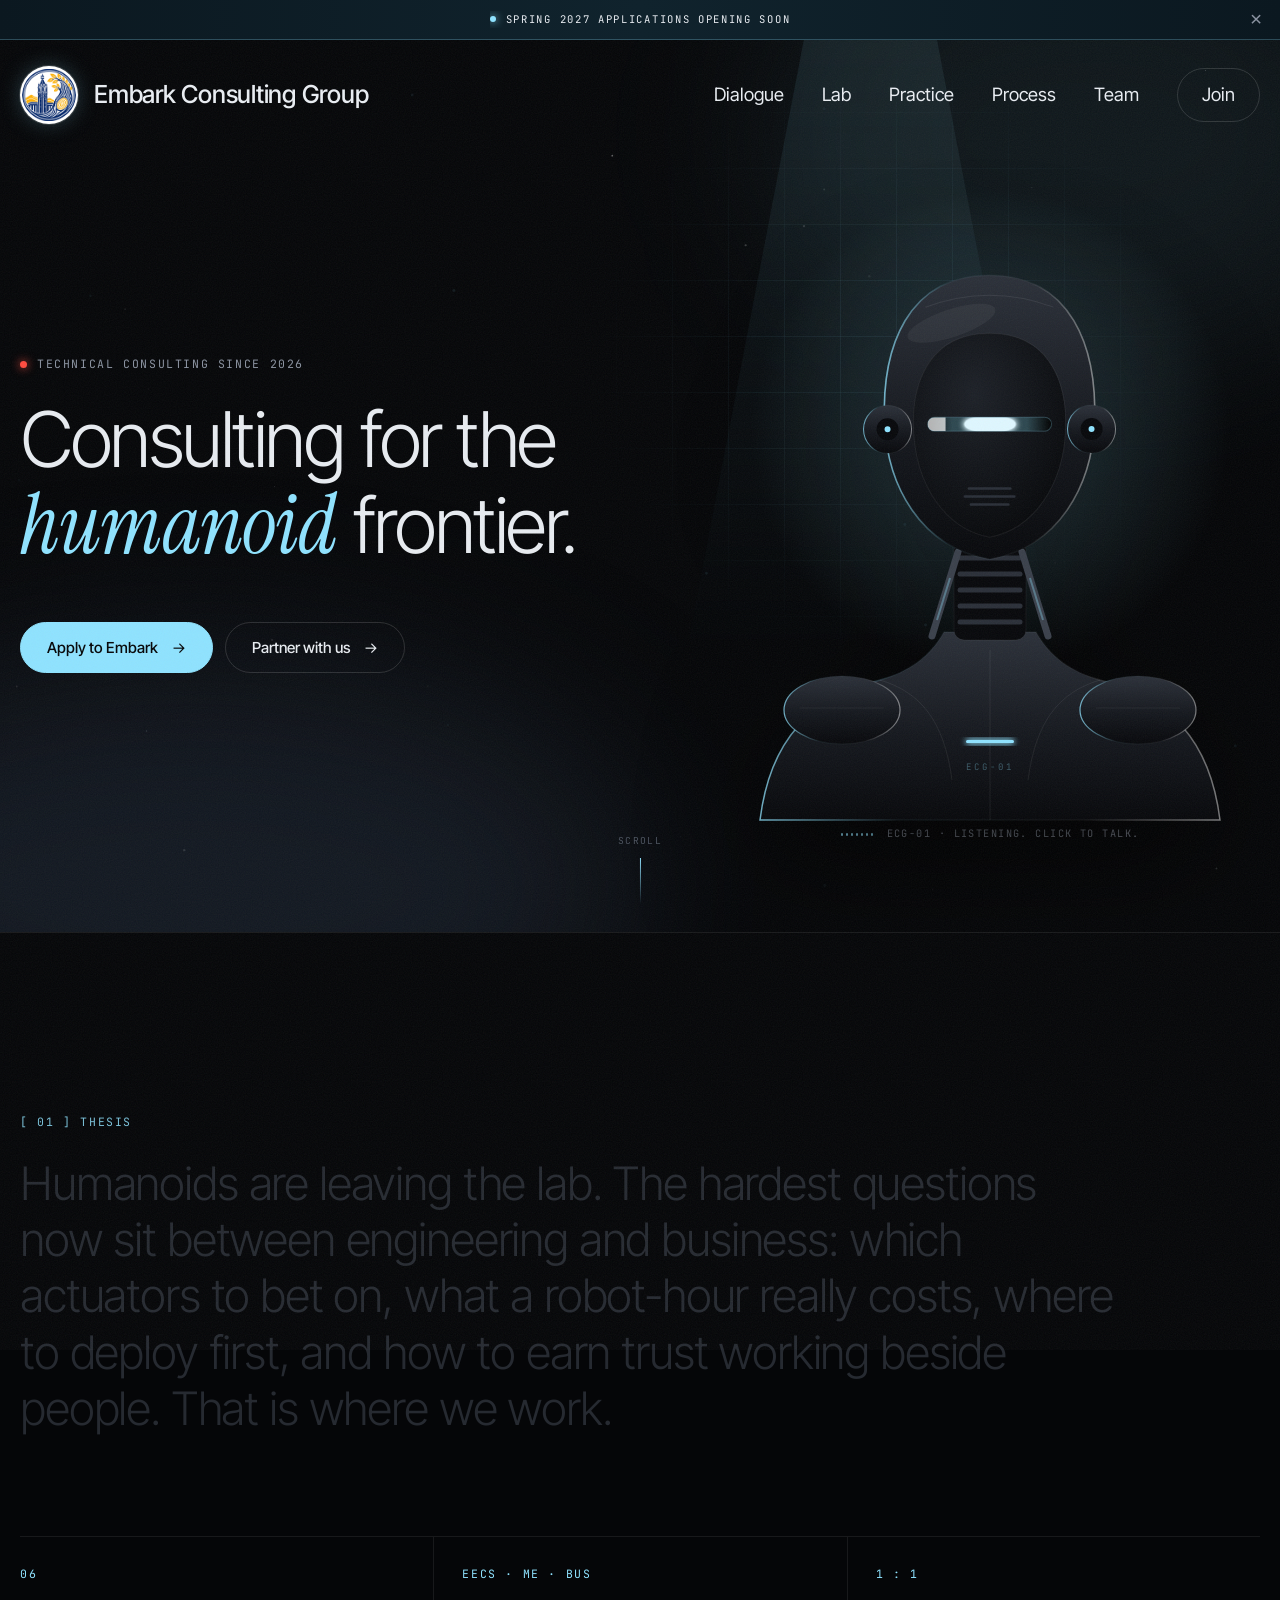
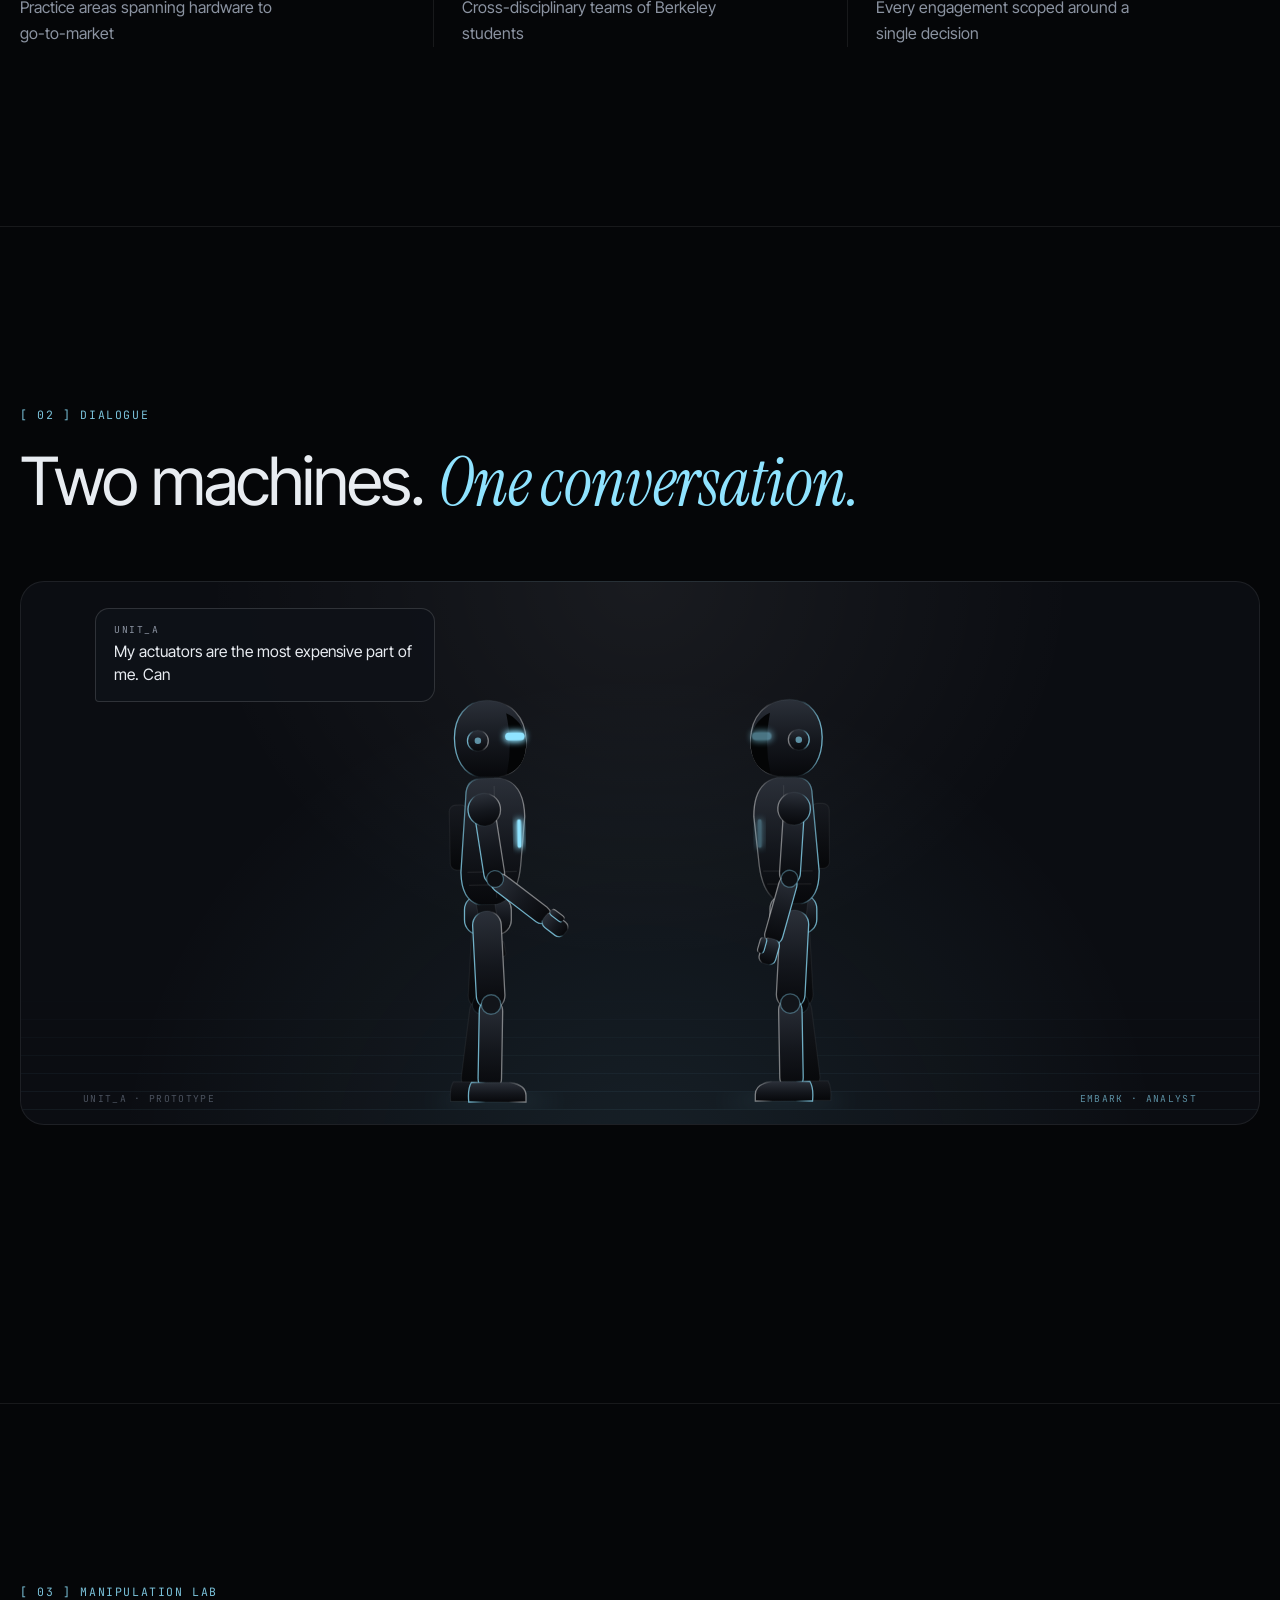
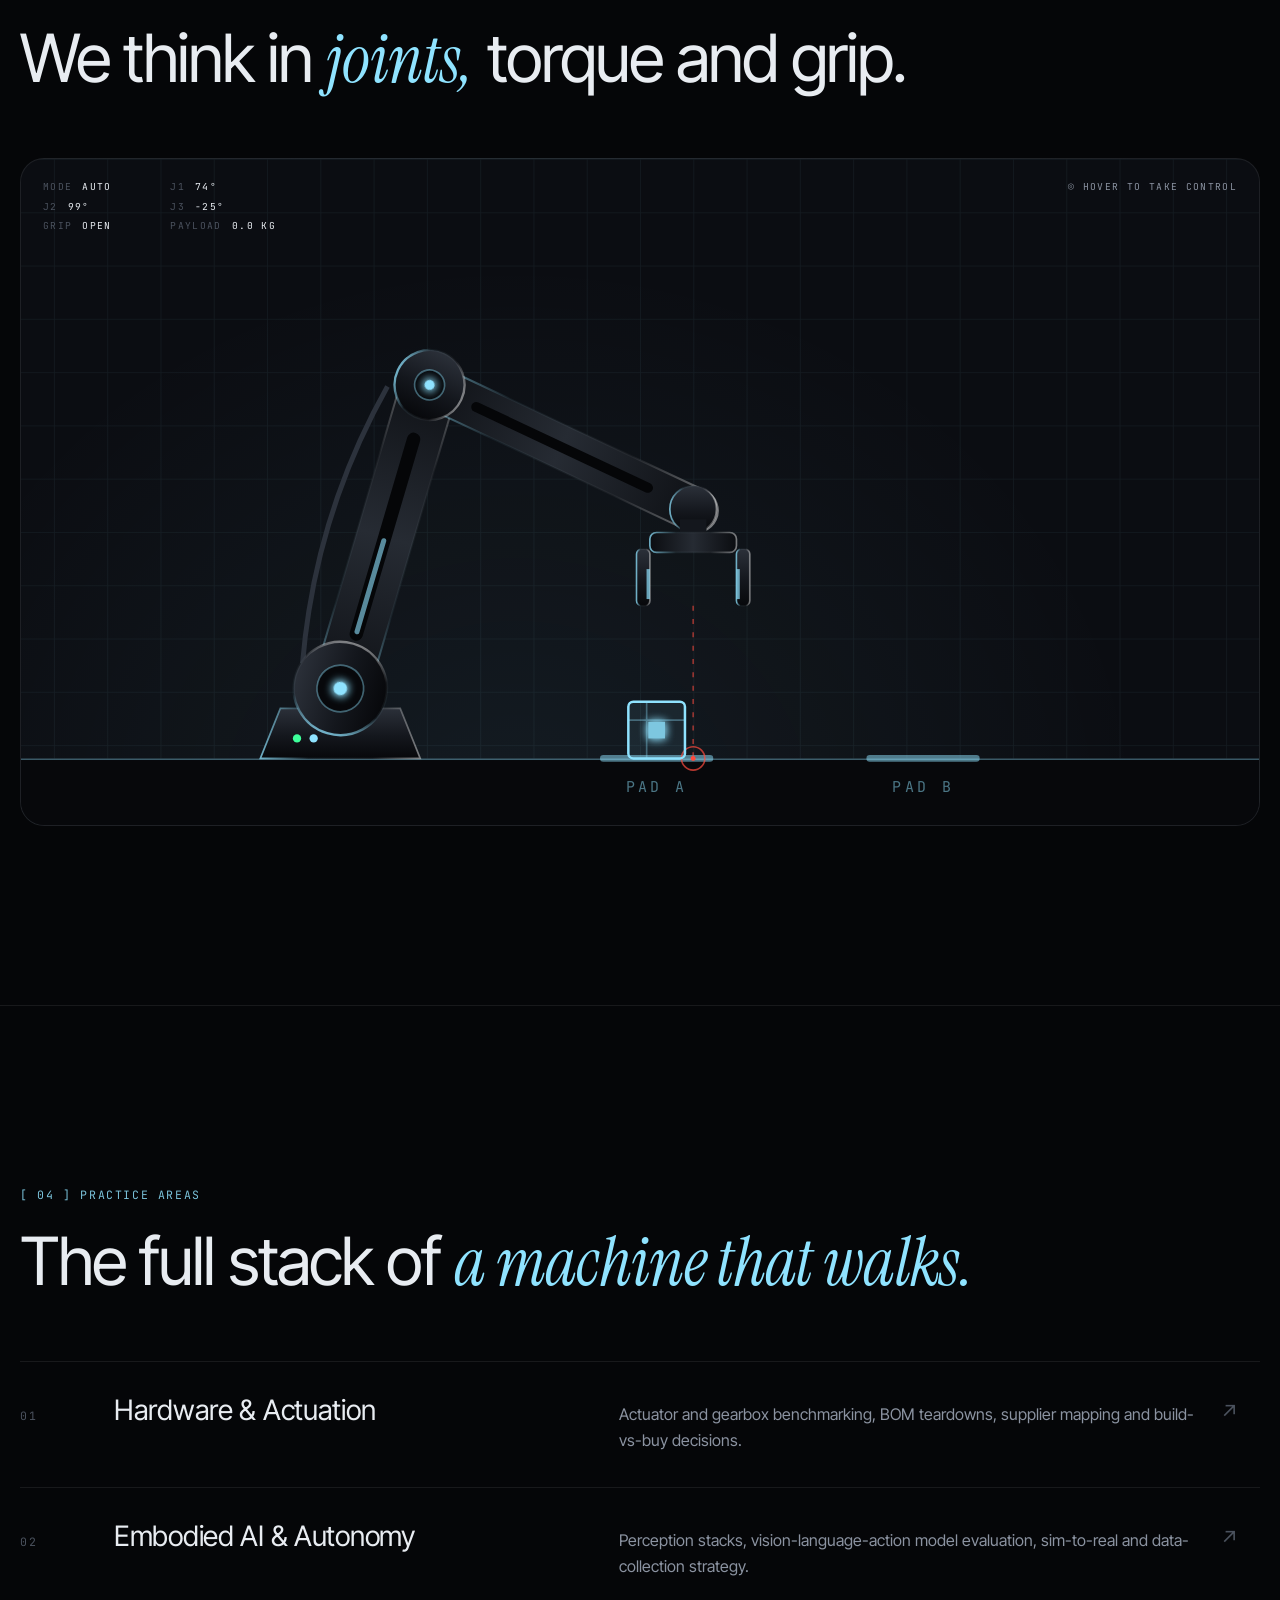
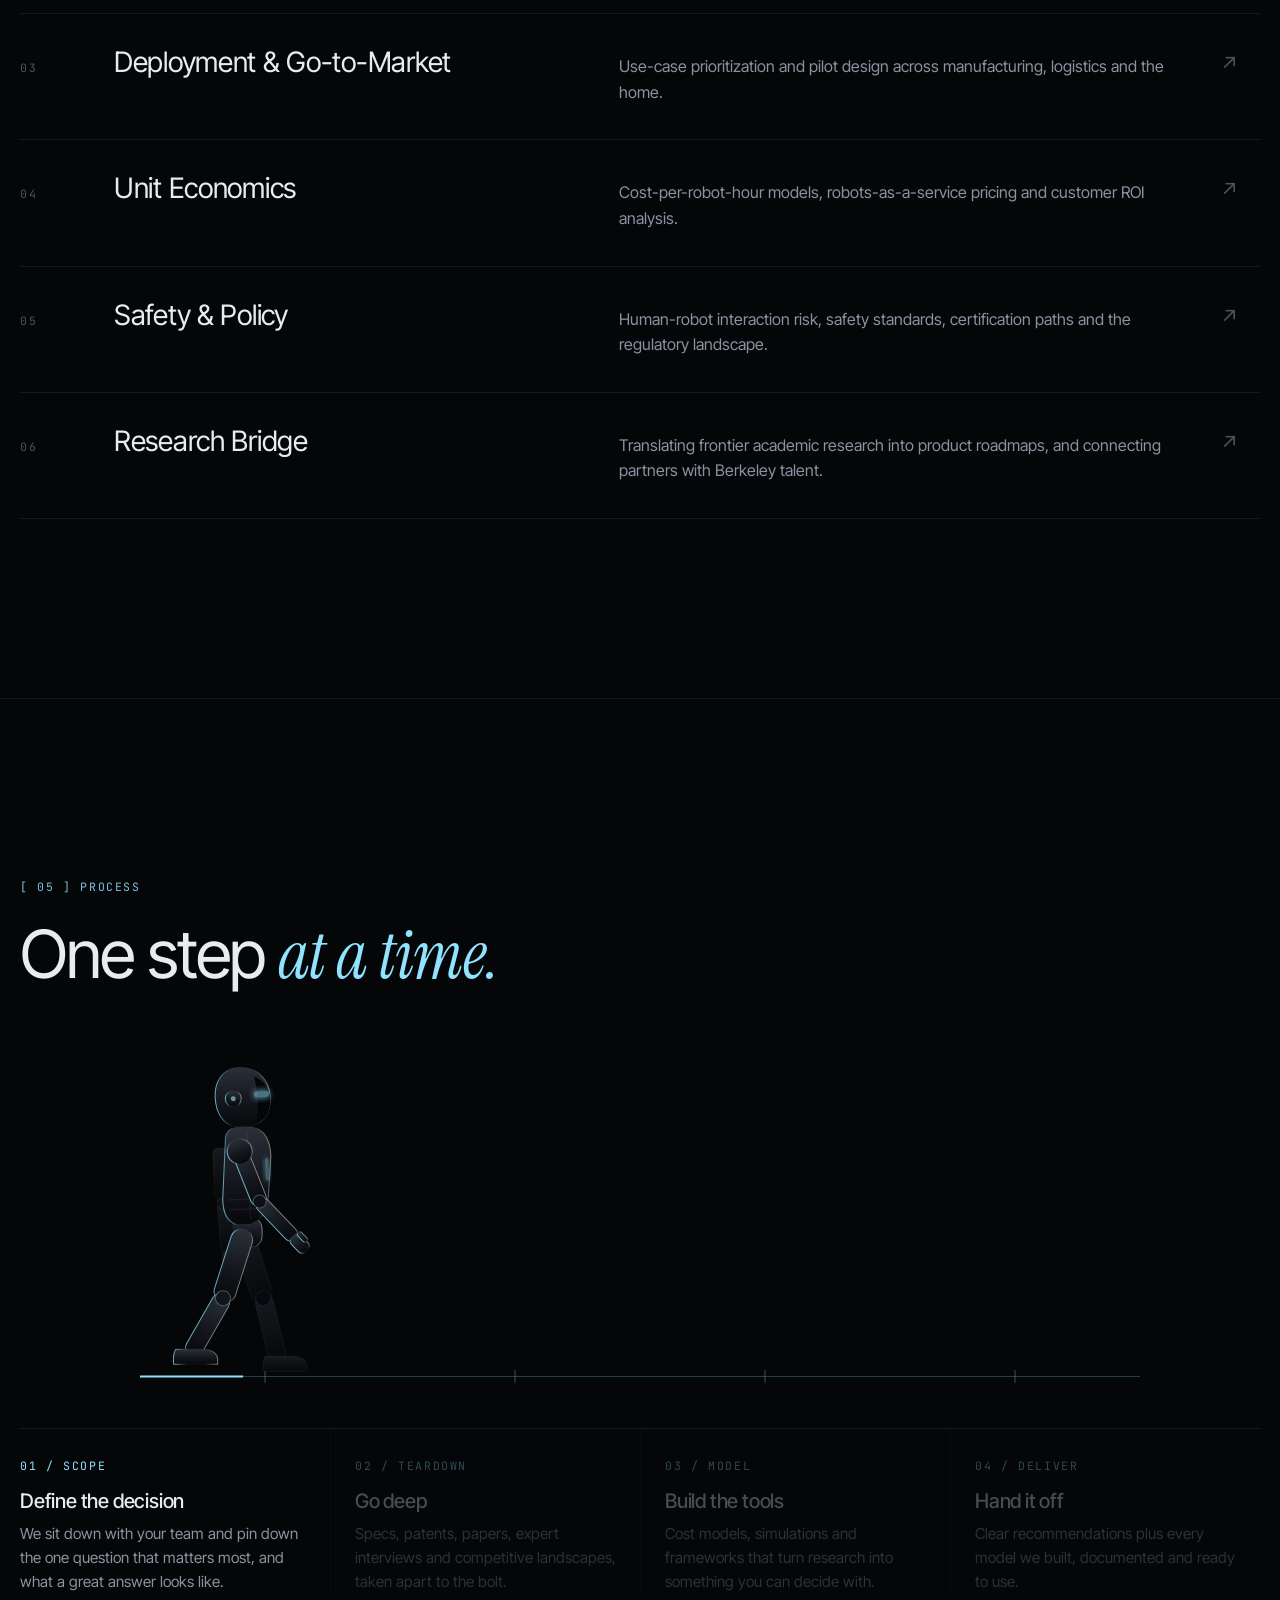
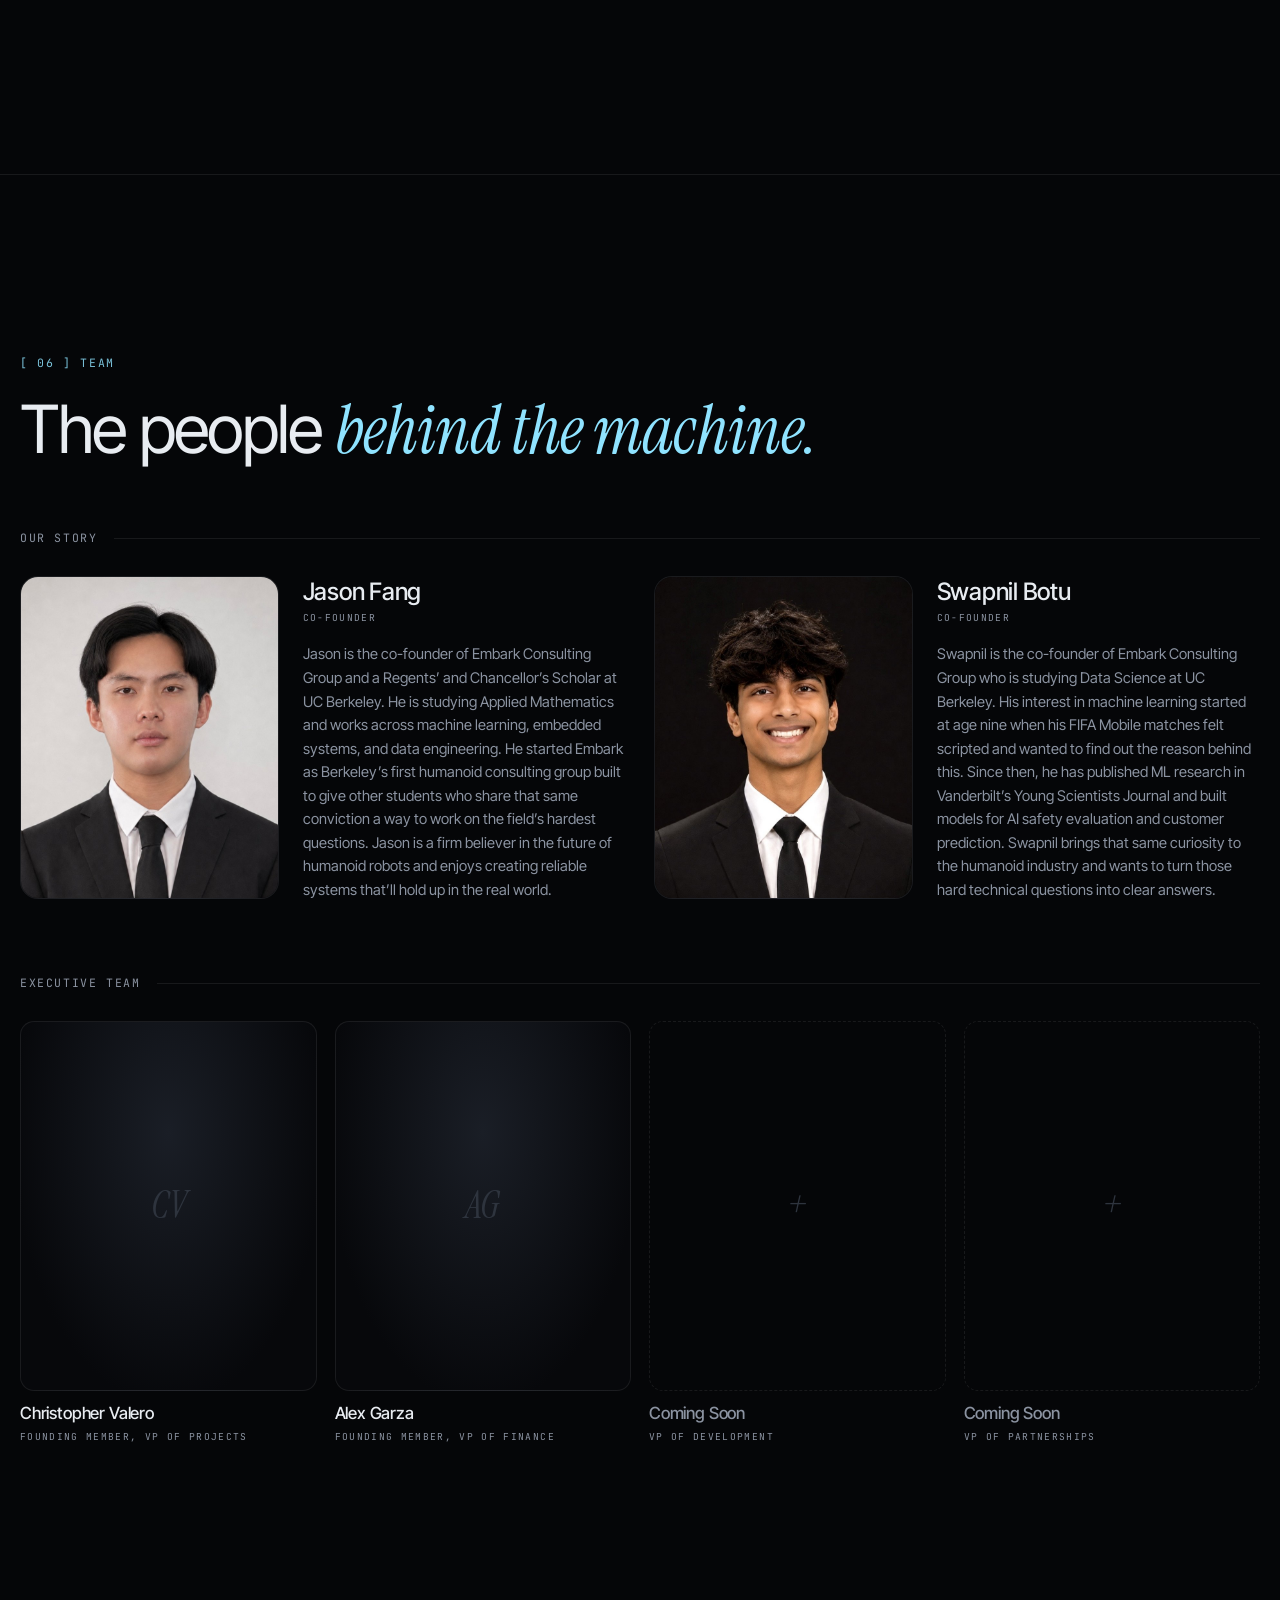
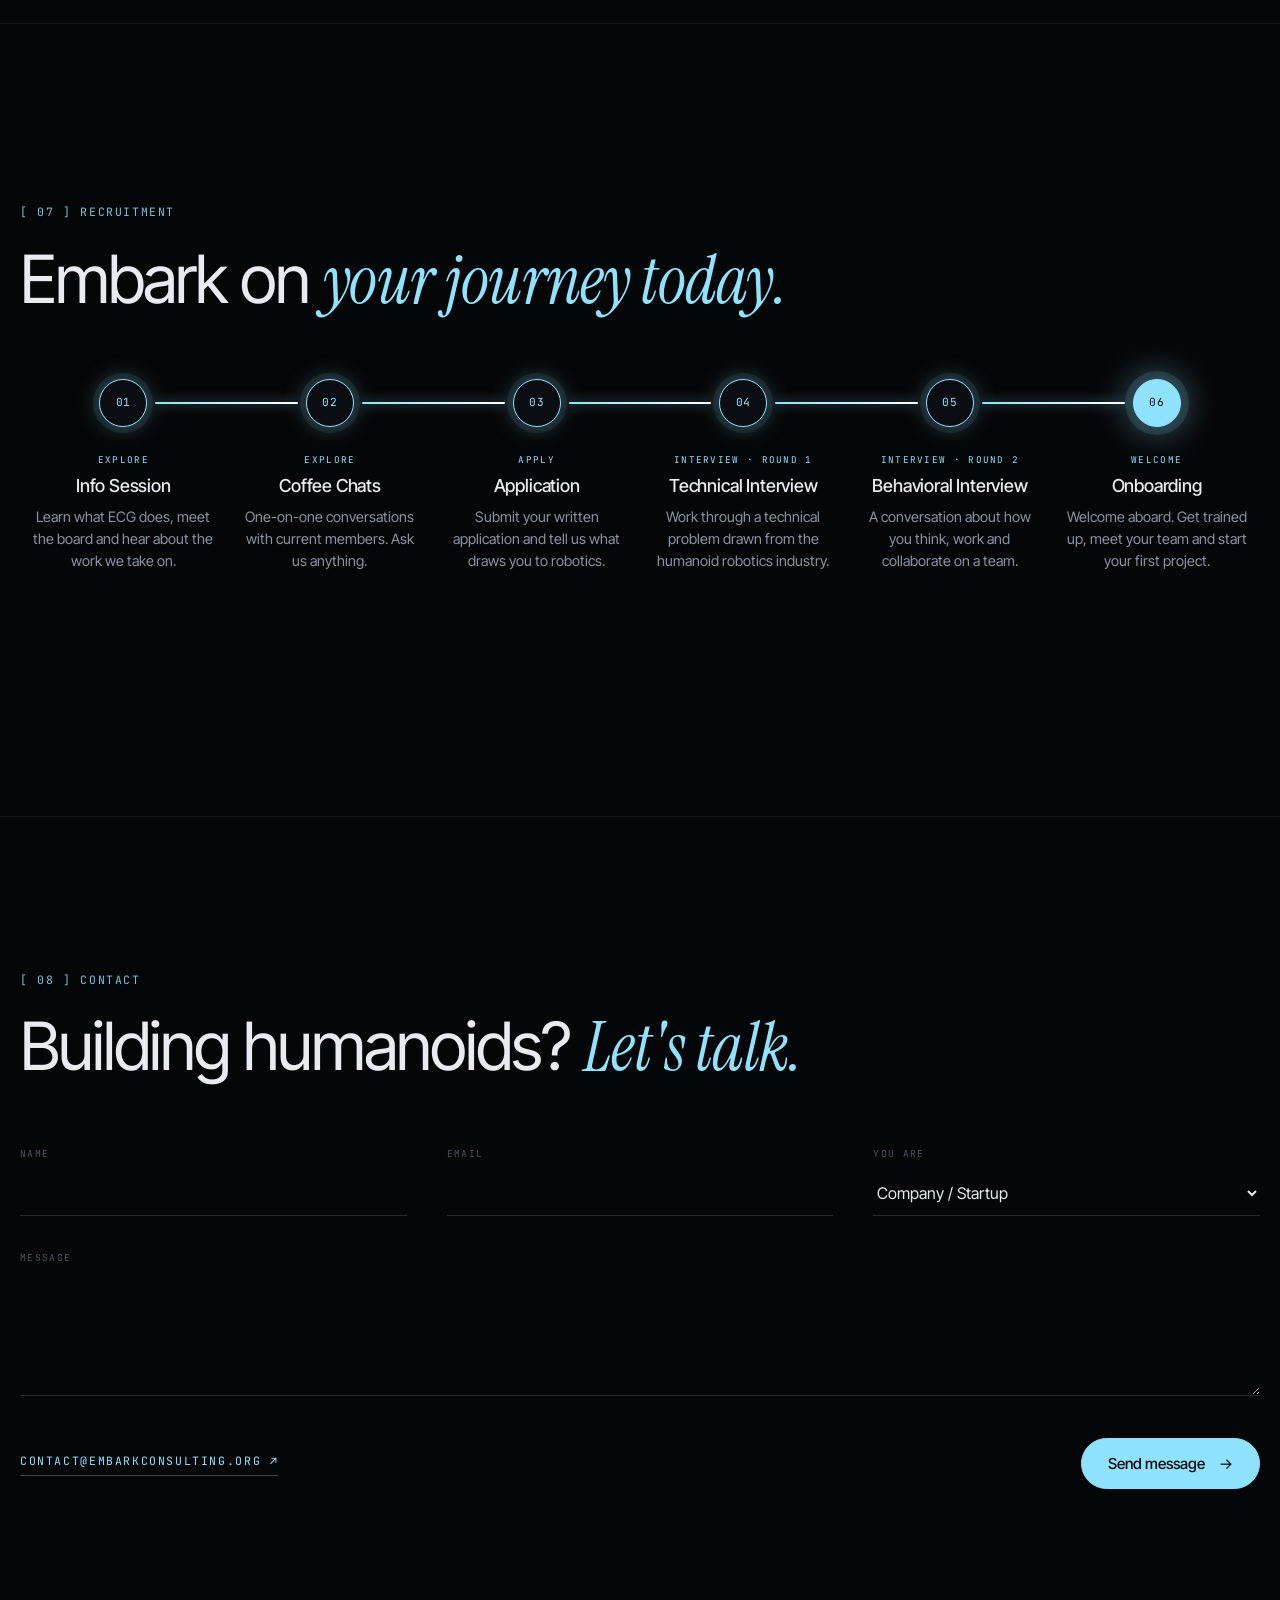
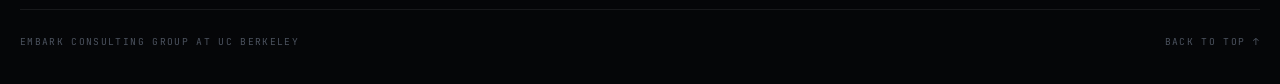
<file: index.html>
<!doctype html>
<html lang="en">
<head>
  <meta charset="utf-8" />
  <meta name="viewport" content="width=device-width, initial-scale=1" />
  <title>Embark Consulting Group</title>
  <meta name="description" content="Embark Consulting Group: UC Berkeley's technical consulting organization for the humanoid robotics industry." />
  <meta name="theme-color" content="#050608" />
  <link rel="preconnect" href="https://fonts.googleapis.com" />
  <link rel="preconnect" href="https://fonts.gstatic.com" crossorigin />
  <link href="https://fonts.googleapis.com/css2?family=Inter+Tight:wght@300;400;500;600&family=Instrument+Serif:ital@0;1&family=JetBrains+Mono:wght@400;500&display=swap" rel="stylesheet" />
  <link rel="stylesheet" href="styles.css?v=29" />
  <link rel="icon" type="image/png" href="assets/favicon.png?v=2" />
  <link rel="apple-touch-icon" href="assets/apple-touch-icon.png" />
</head>
<body class="loading has-banner">

  <!-- Shared SVG definitions (gradients / filters used by every robot) -->
  <svg class="defs" aria-hidden="true" focusable="false">
    <defs>
      <linearGradient id="metal" x1="0" y1="0" x2="0" y2="1">
        <stop offset="0" stop-color="#2b3039"/>
        <stop offset=".55" stop-color="#14171d"/>
        <stop offset="1" stop-color="#07080b"/>
      </linearGradient>
      <linearGradient id="metalFar" x1="0" y1="0" x2="0" y2="1">
        <stop offset="0" stop-color="#171a20"/>
        <stop offset="1" stop-color="#060709"/>
      </linearGradient>
      <linearGradient id="metalH" x1="0" y1="0" x2="1" y2="0">
        <stop offset="0" stop-color="#0b0d11"/>
        <stop offset=".5" stop-color="#262b33"/>
        <stop offset="1" stop-color="#0b0d11"/>
      </linearGradient>
      <linearGradient id="rim" x1="0" y1="0" x2="1" y2="0">
        <stop offset="0" stop-color="#8fe3ff" stop-opacity=".75"/>
        <stop offset=".3" stop-color="#8fe3ff" stop-opacity=".06"/>
        <stop offset=".7" stop-color="#ffffff" stop-opacity=".04"/>
        <stop offset="1" stop-color="#ffffff" stop-opacity=".45"/>
      </linearGradient>
      <linearGradient id="visorGrad" x1="0" y1="0" x2="1" y2="0">
        <stop offset="0" stop-color="#8fe3ff" stop-opacity="0"/>
        <stop offset=".2" stop-color="#8fe3ff" stop-opacity=".9"/>
        <stop offset=".8" stop-color="#8fe3ff" stop-opacity=".9"/>
        <stop offset="1" stop-color="#8fe3ff" stop-opacity="0"/>
      </linearGradient>
      <radialGradient id="faceGrad" cx=".4" cy=".3" r=".8">
        <stop offset="0" stop-color="#1c2027"/>
        <stop offset="1" stop-color="#050608"/>
      </radialGradient>
      <radialGradient id="halo" cx=".5" cy=".5" r=".5">
        <stop offset="0" stop-color="#8fe3ff" stop-opacity=".22"/>
        <stop offset="1" stop-color="#8fe3ff" stop-opacity="0"/>
      </radialGradient>
      <filter id="glow" x="-100%" y="-100%" width="300%" height="300%">
        <feGaussianBlur stdDeviation="3" result="b"/>
        <feMerge><feMergeNode in="b"/><feMergeNode in="b"/><feMergeNode in="SourceGraphic"/></feMerge>
      </filter>
      <filter id="softBlur"><feGaussianBlur stdDeviation="10"/></filter>
    </defs>
  </svg>

  <!-- ============ INTRO ============ -->
  <div class="intro" id="intro" aria-hidden="true">
  </div>

  <canvas id="dust" aria-hidden="true"></canvas>
  <div class="grain" aria-hidden="true"></div>
  <div class="cursor" id="cursor" aria-hidden="true"><span></span></div>

  <!-- ============ NAV ============ -->
  <!-- ============ ANNOUNCEMENT BANNER ============ -->
  <div class="banner" id="banner" role="region" aria-label="Announcement">
    <p class="mono"><span class="banner-dot"></span>Spring 2027 Applications Opening Soon</p>
    <button class="banner-close" id="bannerClose" aria-label="Close announcement">&times;</button>
  </div>

  <nav class="nav" id="nav">
    <a href="#top" class="logo" aria-label="Embark Consulting Group">
      <img class="logo-img" src="assets/logo.png" alt="" width="58" height="58" />
      <span class="logo-word">Embark Consulting Group</span>
    </a>
    <div class="nav-links" id="navLinks">
      <a href="#dialogue">Dialogue</a>
      <a href="#lab">Lab</a>
      <a href="#practice">Practice</a>
      <a href="#process">Process</a>
      <a href="#team">Team</a>
      <a href="#join" class="nav-cta">Join</a>
    </div>
    <button class="nav-toggle" id="navToggle" aria-label="Menu"><span></span><span></span></button>
  </nav>

  <!-- ============ HERO ============ -->
  <header class="hero" id="top">
    <div class="hero-grid-bg" aria-hidden="true"></div>
    <div class="fog f1"></div><div class="fog f2"></div>
    <div class="light-cone" aria-hidden="true"></div>

    <div class="hero-inner">
      <div class="hero-copy">
        <p class="kicker mono"><span class="rec"></span> Technical Consulting Since 2026</p>
        <h1 class="hero-title">
          <span class="ln"><span>Consulting for the</span></span>
          <span class="ln"><span><em>humanoid</em> frontier.</span></span>
        </h1>
        <div class="hero-actions">
          <a href="https://forms.gle/kMCSzz6m8W4EYUav8" target="_blank" rel="noopener noreferrer" class="btn"><span>Apply to Embark</span><b>→</b></a>
          <a href="#contact" class="btn btn-line"><span>Partner with us</span><b>→</b></a>
        </div>
      </div>

      <div class="hero-bust" id="bust">
        <svg viewBox="0 0 520 640" class="bust-svg" aria-label="Humanoid robot head that follows your cursor. Click it to talk.">
          <ellipse cx="260" cy="250" rx="240" ry="240" fill="url(#halo)"/>
          <!-- shoulders -->
          <path d="M30 640 C40 560 80 518 150 500 C186 490 204 470 214 452 L306 452 C316 470 334 490 370 500 C440 518 480 560 490 640 Z" fill="url(#metal)" stroke="url(#rim)" stroke-width="1.5"/>
          <path d="M150 500 C190 512 214 540 222 600 M370 500 C330 512 306 540 298 600 M260 470 L260 640" stroke="#ffffff" stroke-opacity=".07" fill="none"/>
          <ellipse cx="112" cy="530" rx="58" ry="34" fill="url(#metal)" stroke="url(#rim)" stroke-width="1.2"/>
          <ellipse cx="408" cy="530" rx="58" ry="34" fill="url(#metal)" stroke="url(#rim)" stroke-width="1.2"/>
          <path d="M70 528 h84 M366 528 h84" stroke="#fff" stroke-opacity=".06"/>
          <rect class="chest-light" x="236" y="560" width="48" height="3" rx="1.5" fill="#8fe3ff" filter="url(#glow)"/>
          <text x="260" y="590" text-anchor="middle" class="svg-mono" fill="#8fe3ff" fill-opacity=".35" font-size="9" letter-spacing="3">ECG-01</text>

          <!-- neck -->
          <g class="neck">
            <rect x="224" y="360" width="72" height="100" rx="10" fill="#07080b" stroke="#fff" stroke-opacity=".06"/>
            <g stroke="#2a2f38" stroke-width="5" stroke-linecap="round">
              <line x1="230" y1="378" x2="290" y2="378"/><line x1="230" y1="394" x2="290" y2="394"/>
              <line x1="230" y1="410" x2="290" y2="410"/><line x1="230" y1="426" x2="290" y2="426"/>
              <line x1="230" y1="442" x2="290" y2="442"/>
            </g>
            <line x1="202" y1="456" x2="228" y2="372" stroke="#3a404b" stroke-width="7" stroke-linecap="round"/>
            <line x1="318" y1="456" x2="292" y2="372" stroke="#3a404b" stroke-width="7" stroke-linecap="round"/>
            <line x1="207" y1="440" x2="220" y2="398" stroke="#8fe3ff" stroke-opacity=".35" stroke-width="2"/>
            <line x1="313" y1="440" x2="300" y2="398" stroke="#8fe3ff" stroke-opacity=".35" stroke-width="2"/>
          </g>

          <!-- head (moves with cursor) -->
          <g class="bust-head" id="bustHead">
            <path d="M260 92 C342 92 368 164 365 240 C362 302 330 364 260 376 C190 364 158 302 155 240 C152 164 178 92 260 92 Z" fill="url(#metal)" stroke="url(#rim)" stroke-width="1.6"/>
            <path d="M196 124 Q260 100 324 124" stroke="#fff" stroke-opacity=".08" fill="none"/>
            <ellipse cx="222" cy="140" rx="46" ry="14" fill="#fff" opacity=".05" transform="rotate(-18 222 140)"/>
            <!-- ears -->
            <g class="ear"><circle cx="158" cy="246" r="24" fill="url(#metal)" stroke="url(#rim)"/><circle cx="158" cy="246" r="11" fill="#07080b"/><circle class="ear-led" cx="158" cy="246" r="3" fill="#8fe3ff"/></g>
            <g class="ear"><circle cx="362" cy="246" r="24" fill="url(#metal)" stroke="url(#rim)"/><circle cx="362" cy="246" r="11" fill="#07080b"/><circle class="ear-led" cx="362" cy="246" r="3" fill="#8fe3ff"/></g>
            <!-- face -->
            <path d="M260 150 C320 150 338 200 336 246 C334 302 304 346 260 354 C216 346 186 302 184 246 C182 200 200 150 260 150 Z" fill="url(#faceGrad)" stroke="#fff" stroke-opacity=".06"/>
            <clipPath id="visorClip"><rect x="198" y="234" width="124" height="14" rx="7"/></clipPath>
            <rect x="198" y="234" width="124" height="14" rx="7" fill="#000"/>
            <g clip-path="url(#visorClip)">
              <rect class="visor-base" x="198" y="234" width="124" height="14" fill="url(#visorGrad)" opacity=".35"/>
              <ellipse class="visor-eye" id="visorEye" cx="260" cy="241" rx="26" ry="9" fill="#dff7ff" filter="url(#glow)"/>
              <rect class="visor-scan" x="198" y="234" width="18" height="14" fill="#fff" opacity=".7"/>
            </g>
            <rect x="198" y="234" width="124" height="14" rx="7" fill="none" stroke="#8fe3ff" stroke-opacity=".25"/>
            <!-- mouth grille -->
            <g class="grille" id="grille">
              <rect x="238" y="304" width="44" height="2.5" rx="1.25"/>
              <rect x="234" y="312" width="52" height="2.5" rx="1.25"/>
              <rect x="240" y="320" width="40" height="2.5" rx="1.25"/>
            </g>
          </g>
        </svg>
        <div class="bust-caption mono">
          <div class="wave" id="wave"><i></i><i></i><i></i><i></i><i></i><i></i><i></i></div>
          <span id="bustSays">ECG-01 · LISTENING. Click to talk.</span>
        </div>
      </div>
    </div>

    <div class="hero-foot mono">
      <span>Scroll</span><span class="scroll-line"></span>
    </div>
  </header>

  <!-- ============ MANIFESTO ============ -->
  <section class="section manifesto" id="about">
    <div class="wrap">
      <p class="label mono">[ 01 ] Thesis</p>
      <p class="manifesto-text" id="manifesto">
        Humanoids are leaving the lab. The hardest questions now sit between engineering and business:
        which actuators to bet on, what a robot-hour really costs, where to deploy first, and how to earn trust working beside people.
        That is where we work.
      </p>
      <div class="facts">
        <div class="fact reveal"><span class="mono">06</span><p>Practice areas spanning hardware to go-to-market</p></div>
        <div class="fact reveal"><span class="mono">EECS · ME · BUS</span><p>Cross-disciplinary teams of Berkeley students</p></div>
        <div class="fact reveal"><span class="mono">1 : 1</span><p>Every engagement scoped around a single decision</p></div>
      </div>
    </div>
  </section>

  <!-- ============ DIALOGUE ============ -->
  <section class="section dialogue" id="dialogue">
    <div class="wrap">
      <div class="head-row">
        <div>
          <p class="label mono">[ 02 ] Dialogue</p>
          <h2 class="fit">Two machines. <em>One conversation.</em></h2>
        </div>
      </div>

      <div class="stage" id="talkStage">
        <div class="stage-floor"></div>
        <div class="bubble bubble-a" id="bubbleA"></div>
        <div class="bubble bubble-b" id="bubbleB"></div>
        <svg id="talkSvg" viewBox="0 30 400 340" aria-label="Two humanoid robots having a conversation and shaking hands">
          <ellipse cx="88" cy="352" rx="46" ry="5" fill="#8fe3ff" opacity=".12" filter="url(#softBlur)"/>
          <ellipse cx="312" cy="352" rx="46" ry="5" fill="#8fe3ff" opacity=".12" filter="url(#softBlur)"/>
        </svg>
        <div class="tag tag-a mono">UNIT_A · PROTOTYPE</div>
        <div class="tag tag-b mono">EMBARK · ANALYST</div>
      </div>

      <div class="transcript mono" id="transcript" aria-live="polite"></div>
    </div>
  </section>

  <!-- ============ LAB (robotic arm) ============ -->
  <section class="section lab" id="lab">
    <div class="wrap">
      <div class="head-row">
        <div>
          <p class="label mono">[ 03 ] Manipulation Lab</p>
          <h2 class="fit">We think in <em>joints,</em> torque and grip.</h2>
        </div>
      </div>

      <div class="cell" id="cell">
        <div class="cell-hud mono">
          <div><span>MODE</span><b id="hudMode">AUTO</b></div>
          <div><span>J1</span><b id="hudJ1">0°</b></div>
          <div><span>J2</span><b id="hudJ2">0°</b></div>
          <div><span>J3</span><b id="hudJ3">0°</b></div>
          <div><span>GRIP</span><b id="hudGrip">OPEN</b></div>
          <div><span>PAYLOAD</span><b id="hudLoad">0.0 kg</b></div>
        </div>
        <svg id="armSvg" viewBox="0 0 640 400" aria-label="Interactive industrial robotic arm picking and placing a cube">
          <defs>
            <pattern id="floorGrid" width="32" height="32" patternUnits="userSpaceOnUse">
              <path d="M32 0H0V32" fill="none" stroke="#8fe3ff" stroke-opacity=".06"/>
            </pattern>
          </defs>
          <rect x="-600" y="-200" width="1840" height="560" fill="url(#floorGrid)"/>
          <line x1="-600" y1="360.5" x2="1240" y2="360.5" stroke="#8fe3ff" stroke-opacity=".35"/>
          <rect x="-600" y="361" width="1840" height="200" fill="#07080b"/>
          <!-- pads -->
          <g class="pad"><rect x="296" y="358" width="68" height="4" rx="2" fill="#8fe3ff" opacity=".5"/><text x="330" y="380" text-anchor="middle" class="svg-mono" font-size="9" fill="#8fe3ff" fill-opacity=".5" letter-spacing="2">PAD A</text></g>
          <g class="pad"><rect x="456" y="358" width="68" height="4" rx="2" fill="#8fe3ff" opacity=".5"/><text x="490" y="380" text-anchor="middle" class="svg-mono" font-size="9" fill="#8fe3ff" fill-opacity=".5" letter-spacing="2">PAD B</text></g>
          <!-- laser + reticle -->
          <line id="laser" x1="0" y1="0" x2="0" y2="360" stroke="#ff4b3e" stroke-opacity=".55" stroke-dasharray="3 5"/>
          <g id="reticle"><circle r="7" fill="none" stroke="#ff4b3e" stroke-opacity=".7"/><circle r="1.5" fill="#ff4b3e"/></g>
          <!-- base -->
          <g>
            <path d="M92 360 L104 330 L176 330 L188 360 Z" fill="url(#metal)" stroke="url(#rim)"/>
            <rect x="116" y="312" width="48" height="22" rx="6" fill="url(#metal)" stroke="url(#rim)"/>
            <circle cx="114" cy="348" r="2.5" fill="#3dff9a" class="blink"/>
            <circle cx="124" cy="348" r="2.5" fill="#8fe3ff"/>
          </g>
          <!-- cube -->
          <g id="cube">
            <rect x="-17" y="-17" width="34" height="34" rx="3" fill="#8fe3ff" fill-opacity=".08" stroke="#8fe3ff" stroke-width="1.5"/>
            <path d="M-17 -6 H17 M-6 -17 V17" stroke="#8fe3ff" stroke-opacity=".35"/>
            <rect x="-5" y="-5" width="10" height="10" fill="#8fe3ff" filter="url(#glow)" opacity=".85"/>
          </g>
          <!-- arm -->
          <g id="seg1">
            <path d="M8 -26 Q 95 -44 182 -24" stroke="#2c323c" stroke-width="3" fill="none"/>
            <rect x="-20" y="-17" width="230" height="34" rx="17" fill="url(#metalH)" stroke="url(#rim)" stroke-width="1.2"/>
            <rect x="30" y="-4" width="130" height="8" rx="4" fill="#050608"/>
            <rect x="34" y="-1.5" width="60" height="3" rx="1.5" fill="#8fe3ff" opacity=".6" class="flow"/>
            <circle r="28" fill="url(#metal)" stroke="url(#rim)" stroke-width="1.4"/>
            <circle r="14" fill="#07080b" stroke="#8fe3ff" stroke-opacity=".4"/>
            <circle r="4" fill="#8fe3ff" filter="url(#glow)"/>
            <g id="seg2">
              <rect x="-15" y="-13" width="205" height="26" rx="13" fill="url(#metalH)" stroke="url(#rim)" stroke-width="1.2"/>
              <rect x="28" y="-3" width="120" height="6" rx="3" fill="#050608"/>
              <circle r="21" fill="url(#metal)" stroke="url(#rim)" stroke-width="1.4"/>
              <circle r="9" fill="#07080b" stroke="#8fe3ff" stroke-opacity=".4"/>
              <circle r="3" fill="#8fe3ff" filter="url(#glow)"/>
              <g id="wrist">
                <circle r="14" fill="url(#metal)" stroke="url(#rim)"/>
                <rect x="-8" y="6" width="16" height="10" fill="#14171d"/>
                <rect x="-26" y="14" width="52" height="12" rx="4" fill="url(#metalH)" stroke="url(#rim)"/>
                <g id="fingerL"><rect x="-4" y="24" width="8" height="34" rx="3" fill="url(#metal)" stroke="url(#rim)"/><rect x="2" y="36" width="2" height="18" fill="#8fe3ff" opacity=".7"/></g>
                <g id="fingerR"><rect x="-4" y="24" width="8" height="34" rx="3" fill="url(#metal)" stroke="url(#rim)"/><rect x="-4" y="36" width="2" height="18" fill="#8fe3ff" opacity=".7"/></g>
              </g>
            </g>
          </g>
        </svg>
        <div class="cell-hint mono" id="cellHint">◎ Hover to take control</div>
      </div>
    </div>
  </section>

  <!-- ============ PRACTICE ============ -->
  <section class="section practice" id="practice">
    <div class="wrap">
      <div class="head-row">
        <div>
          <p class="label mono">[ 04 ] Practice Areas</p>
          <h2 class="fit">The full stack of <em>a machine that walks.</em></h2>
        </div>
      </div>
      <div class="rows">
        <div class="row reveal"><span class="mono n">01</span><h3>Hardware &amp; Actuation</h3><p>Actuator and gearbox benchmarking, BOM teardowns, supplier mapping and build-vs-buy decisions.</p><span class="arrow">↗</span></div>
        <div class="row reveal"><span class="mono n">02</span><h3>Embodied AI &amp; Autonomy</h3><p>Perception stacks, vision-language-action model evaluation, sim-to-real and data-collection strategy.</p><span class="arrow">↗</span></div>
        <div class="row reveal"><span class="mono n">03</span><h3>Deployment &amp; Go-to-Market</h3><p>Use-case prioritization and pilot design across manufacturing, logistics and the home.</p><span class="arrow">↗</span></div>
        <div class="row reveal"><span class="mono n">04</span><h3>Unit Economics</h3><p>Cost-per-robot-hour models, robots-as-a-service pricing and customer ROI analysis.</p><span class="arrow">↗</span></div>
        <div class="row reveal"><span class="mono n">05</span><h3>Safety &amp; Policy</h3><p>Human-robot interaction risk, safety standards, certification paths and the regulatory landscape.</p><span class="arrow">↗</span></div>
        <div class="row reveal"><span class="mono n">06</span><h3>Research Bridge</h3><p>Translating frontier academic research into product roadmaps, and connecting partners with Berkeley talent.</p><span class="arrow">↗</span></div>
      </div>
    </div>
  </section>

  <!-- ============ PROCESS (walker) ============ -->
  <section class="section process" id="process">
    <div class="wrap">
      <div class="head-row">
        <div>
          <p class="label mono">[ 05 ] Process</p>
          <h2 class="fit">One step <em>at a time.</em></h2>
        </div>
      </div>
      <div class="walk-track">
        <svg id="walkSvg" viewBox="0 30 1000 340" preserveAspectRatio="xMidYMax meet" aria-label="Humanoid robot walking as you scroll">
          <line x1="0" y1="352.5" x2="1000" y2="352.5" stroke="#8fe3ff" stroke-opacity=".25"/>
          <line id="walkProgress" x1="0" y1="352.5" x2="0" y2="352.5" stroke="#8fe3ff" stroke-width="2"/>
          <g class="ticks">
            <line x1="125" y1="346" x2="125" y2="359"/><line x1="375" y1="346" x2="375" y2="359"/>
            <line x1="625" y1="346" x2="625" y2="359"/><line x1="875" y1="346" x2="875" y2="359"/>
          </g>
        </svg>
      </div>
      <div class="steps">
        <div class="step"><span class="mono">01 / SCOPE</span><h3>Define the decision</h3><p>We sit down with your team and pin down the one question that matters most, and what a great answer looks like.</p></div>
        <div class="step"><span class="mono">02 / TEARDOWN</span><h3>Go deep</h3><p>Specs, patents, papers, expert interviews and competitive landscapes, taken apart to the bolt.</p></div>
        <div class="step"><span class="mono">03 / MODEL</span><h3>Build the tools</h3><p>Cost models, simulations and frameworks that turn research into something you can decide with.</p></div>
        <div class="step"><span class="mono">04 / DELIVER</span><h3>Hand it off</h3><p>Clear recommendations plus every model we built, documented and ready to use.</p></div>
      </div>
    </div>
  </section>

  <!-- ============ TEAM ============ -->
  <section class="section team" id="team">
    <div class="wrap">
      <div class="head-row">
        <div>
          <p class="label mono">[ 06 ] Team</p>
          <h2 class="fit">The people <em>behind the machine.</em></h2>
        </div>
      </div>

      <p class="team-group mono">Our Story</p>
      <div class="team-grid founders">
        <div class="member reveal"><a class="portrait has-photo" href="https://www.linkedin.com/in/jasonfangz/" target="_blank" rel="noopener" aria-label="Jason Fang on LinkedIn"><img src="assets/team/jason-fang.jpg" alt="Jason Fang" loading="lazy" width="800" height="1000" /><i></i></a><div class="member-info"><h3>Jason Fang</h3><p class="mono">Co-Founder</p><p class="bio">Jason is the co-founder of Embark Consulting Group and a Regents’ and Chancellor’s Scholar at UC Berkeley. He is studying Applied Mathematics and works across machine learning, embedded systems, and data engineering. He started Embark as Berkeley’s first humanoid consulting group built to give other students who share that same conviction a way to work on the field’s hardest questions. Jason is a firm believer in the future of humanoid robots and enjoys creating reliable systems that’ll hold up in the real world.</p></div></div>
        <div class="member reveal"><a class="portrait has-photo" href="https://www.linkedin.com/in/swapnil-botu/" target="_blank" rel="noopener" aria-label="Swapnil Botu on LinkedIn"><img src="assets/team/swapnil-botu.jpg" alt="Swapnil Botu" loading="lazy" width="800" height="1000" /><i></i></a><div class="member-info"><h3>Swapnil Botu</h3><p class="mono">Co-Founder</p><p class="bio">Swapnil is the co-founder of Embark Consulting Group who is studying Data Science at UC Berkeley. His interest in machine learning started at age nine when his FIFA Mobile matches felt scripted and wanted to find out the reason behind this. Since then, he has published ML research in Vanderbilt’s Young Scientists Journal and built models for AI safety evaluation and customer prediction. Swapnil brings that same curiosity to the humanoid industry and wants to turn those hard technical questions into clear answers.</p></div></div>
      </div>

      <p class="team-group mono">Executive Team</p>
      <div class="team-grid leadership">
        <div class="member reveal"><div class="portrait"><span>CV</span><i></i></div><h3>Christopher Valero</h3><p class="mono"><span class="role-a">Founding Member</span><span class="role-sep">, </span><span class="role-b">VP of Projects</span></p></div>
        <div class="member reveal"><div class="portrait"><span>AG</span><i></i></div><h3>Alex Garza</h3><p class="mono"><span class="role-a">Founding Member</span><span class="role-sep">, </span><span class="role-b">VP of Finance</span></p></div>
        <div class="member placeholder reveal"><div class="portrait"><span>+</span><i></i></div><h3>Coming Soon</h3><p class="mono">VP of Development</p></div>
        <div class="member placeholder reveal"><div class="portrait"><span>+</span><i></i></div><h3>Coming Soon</h3><p class="mono">VP of Partnerships</p></div>
      </div>
    </div>
  </section>

  <!-- ============ JOIN ============ -->
  <section class="section join" id="join">
    <div class="wrap">
      <div class="head-row">
        <div>
          <p class="label mono">[ 07 ] Recruitment</p>
          <h2 class="fit">Embark on <em>your journey today.</em></h2>
        </div>
      </div>
        <ol class="tl" id="timeline">
          <li style="--i:0">
            <div class="tl-node mono">01</div>
            <div class="tl-body"><p class="tl-tag mono">Explore</p><h3>Info Session</h3><p>Learn what ECG does, meet the board and hear about the work we take on.</p></div>
          </li>
          <li style="--i:1">
            <div class="tl-node mono">02</div>
            <div class="tl-body"><p class="tl-tag mono">Explore</p><h3>Coffee Chats</h3><p>One-on-one conversations with current members. Ask us anything.</p></div>
          </li>
          <li style="--i:2">
            <div class="tl-node mono">03</div>
            <div class="tl-body"><p class="tl-tag mono">Apply</p><h3>Application</h3><p>Submit your written application and tell us what draws you to robotics.</p></div>
          </li>
          <li style="--i:3">
            <div class="tl-node mono">04</div>
            <div class="tl-body"><p class="tl-tag mono">Interview · Round 1</p><h3>Technical Interview</h3><p>Work through a technical problem drawn from the humanoid robotics industry.</p></div>
          </li>
          <li style="--i:4">
            <div class="tl-node mono">05</div>
            <div class="tl-body"><p class="tl-tag mono">Interview · Round 2</p><h3>Behavioral Interview</h3><p>A conversation about how you think, work and collaborate on a team.</p></div>
          </li>
          <li style="--i:5">
            <div class="tl-node mono">06</div>
            <div class="tl-body"><p class="tl-tag mono">Welcome</p><h3>Onboarding</h3><p>Welcome aboard. Get trained up, meet your team and start your first project.</p></div>
          </li>
        </ol>
    </div>
  </section>

  <!-- ============ CONTACT ============ -->
  <footer class="footer" id="contact">
    <div class="wrap contact">
      <p class="label mono">[ 08 ] Contact</p>
      <h2 class="fit">Building humanoids? <em>Let's talk.</em></h2>
      <form class="form" id="contactForm" action="https://formsubmit.co/contact@embarkconsulting.org" method="POST">
        <input type="hidden" name="_subject" value="New inquiry from the Embark website" />
        <input type="hidden" name="_template" value="table" />
        <input type="hidden" name="_captcha" value="false" />
        <input type="text" name="_honey" class="hp" tabindex="-1" autocomplete="off" aria-hidden="true" />
        <label><span class="mono">Name</span><input required name="name" autocomplete="name" /></label>
        <label><span class="mono">Email</span><input required type="email" name="email" autocomplete="email" /></label>
        <label><span class="mono">You are</span>
          <select name="type"><option>Company / Startup</option><option>Berkeley student</option><option>Investor</option><option>Other</option></select>
        </label>
        <label class="full"><span class="mono">Message</span><textarea required name="message" rows="4"></textarea></label>
        <div class="form-foot full">
          <a class="mail mono" href="mailto:contact@embarkconsulting.org">contact@embarkconsulting.org ↗</a>
          <button class="btn" type="submit"><span>Send message</span><b>→</b></button>
        </div>
      </form>
    </div>
    <div class="wrap footer-bottom mono">
      <span>Embark Consulting Group at UC Berkeley</span>
      <a href="#top" class="to-top">Back to top ↑</a>
    </div>
  </footer>

  <script src="script.js?v=14"></script>
</body>
</html>
</file>
<file: styles.css>
/* =========================================================
   Embark Consulting Group: dark edition
   ========================================================= */
:root {
  --bg: #050608;
  --bg-2: #0a0c10;
  --panel: #0b0d12;
  --ink: #e8ecf1;
  --muted: #8b93a1;
  --dim: #4b525e;
  --line: rgba(255, 255, 255, 0.08);
  --line-2: rgba(255, 255, 255, 0.14);
  --ice: #8fe3ff;
  --ice-dim: rgba(143, 227, 255, 0.14);
  --signal: #ff4b3e;
  --sans: "Inter Tight", system-ui, sans-serif;
  --serif: "Instrument Serif", Georgia, serif;
  --mono: "JetBrains Mono", ui-monospace, monospace;
  --ease: cubic-bezier(.2, .8, .2, 1);
}

*, *::before, *::after { box-sizing: border-box; }
html { scroll-behavior: smooth; }
body {
  margin: 0; background: var(--bg); color: var(--ink);
  font-family: var(--sans); font-weight: 400; line-height: 1.6;
  overflow-x: hidden; -webkit-font-smoothing: antialiased;
}
body.loading { overflow: hidden; }
a { color: inherit; text-decoration: none; }
h1, h2, h3 { font-weight: 400; letter-spacing: -0.03em; line-height: 1.02; margin: 0; }
h2 { font-size: clamp(2.3rem, 5.2vw, 4.4rem); }
h3 { font-size: 1.25rem; font-weight: 500; letter-spacing: -0.01em; }
em { font-family: var(--serif); font-style: italic; font-weight: 400; color: var(--ice); letter-spacing: -0.01em; }
p { margin: 0; }
.mono { font-family: var(--mono); font-size: .72rem; letter-spacing: .14em; text-transform: uppercase; }
.svg-mono { font-family: var(--mono); }
.wrap { width: min(1240px, 100% - 40px); margin: 0 auto; }
.center { text-align: center; justify-content: center; }
.defs { position: absolute; width: 0; height: 0; overflow: hidden; }
::selection { background: var(--ice); color: var(--bg); }

/* ---------- Intro ---------- */
.intro { position: fixed; inset: 0; z-index: 1000; background: #000; pointer-events: none; }
.intro.out { animation: introFlash .55s steps(1, end) forwards; }
@keyframes introFlash {
  0%   { opacity: 1; }
  18%  { opacity: .15; }
  36%  { opacity: .9; }
  54%  { opacity: .05; }
  72%  { opacity: .5; }
  100% { opacity: 0; }
}
@media (prefers-reduced-motion: reduce) { .intro.out { animation: none; opacity: 0; transition: opacity .3s; } }

/* ---------- Ambient ---------- */
#dust { position: fixed; inset: 0; width: 100%; height: 100%; z-index: 0; pointer-events: none; }
.grain {
  position: fixed; inset: -50%; z-index: 90; pointer-events: none; opacity: .06;
  background-image: url("data:image/svg+xml,%3Csvg xmlns='http://www.w3.org/2000/svg' width='180' height='180'%3E%3Cfilter id='n'%3E%3CfeTurbulence type='fractalNoise' baseFrequency='.85' numOctaves='3' stitchTiles='stitch'/%3E%3C/filter%3E%3Crect width='100%25' height='100%25' filter='url(%23n)'/%3E%3C/svg%3E");
  animation: grain 1s steps(4) infinite;
}
@keyframes grain { 25% { transform: translate(-3%, 2%); } 50% { transform: translate(2%, -3%); } 75% { transform: translate(-1%, 3%); } }

.cursor { position: fixed; left: 0; top: 0; z-index: 200; pointer-events: none; width: 34px; height: 34px; margin: -17px 0 0 -17px;
  border: 1px solid rgba(143, 227, 255, .5); border-radius: 50%; transition: width .25s, height .25s, margin .25s, border-color .25s, opacity .25s; opacity: 0; }
.cursor span { position: absolute; left: 50%; top: 50%; width: 4px; height: 4px; margin: -2px; border-radius: 50%; background: var(--ice); }
.cursor.on { opacity: 1; }
.cursor.hover { width: 60px; height: 60px; margin: -30px 0 0 -30px; border-color: var(--ice); }
@media (pointer: fine) { body, a, button { cursor: none; } input, textarea, select { cursor: text; } }

/* ---------- Nav ---------- */
:root { --banner-h: 0px; }
body.has-banner { --banner-h: 40px; }
.banner {
  position: fixed; top: 0; left: 0; right: 0; z-index: 101; height: 40px;
  display: none; align-items: center; justify-content: center; padding: 0 48px;
  background: linear-gradient(90deg, #0b1820, #10232d 50%, #0b1820); border-bottom: 1px solid rgba(143, 227, 255, .25);
  color: var(--ink);
}
body.has-banner .banner { display: flex; }
.banner p { display: flex; align-items: center; gap: 10px; font-size: .66rem; letter-spacing: .16em; white-space: nowrap; overflow: hidden; text-overflow: ellipsis; }
.banner-dot { width: 6px; height: 6px; border-radius: 50%; background: var(--ice); box-shadow: 0 0 8px var(--ice); flex-shrink: 0; animation: rec 1.6s steps(1) infinite; }
.banner-close {
  position: absolute; right: 10px; top: 50%; transform: translateY(-50%);
  width: 28px; height: 28px; padding: 0; border: 0; border-radius: 50%; background: transparent;
  color: var(--muted); font-size: 1.3rem; line-height: 1; transition: color .2s, background .2s;
}
.banner-close:hover { color: var(--ink); background: rgba(255, 255, 255, .08); }
.nav {
  position: fixed; inset: var(--banner-h) 0 auto; z-index: 100;
  display: flex; align-items: center; justify-content: space-between;
  padding: 26px max(20px, calc((100% - 1240px) / 2));
  transition: background .4s, padding .4s, border-color .4s;
  border-bottom: 1px solid transparent;
}
.nav::before { content: ""; position: absolute; inset: 0; z-index: -1; background: rgba(5, 6, 8, .72); backdrop-filter: blur(14px); -webkit-backdrop-filter: blur(14px); opacity: 0; transition: opacity .4s; pointer-events: none; }
.nav.scrolled { padding-top: 16px; padding-bottom: 16px; border-color: var(--line); }
.nav.scrolled::before { opacity: 1; }
.logo { display: flex; align-items: center; gap: 16px; position: relative; z-index: 2; }
.logo-mark { position: relative; width: 30px; height: 30px; border-radius: 9px; background: #0f1218; border: 1px solid var(--line-2); overflow: hidden; }
.logo-mark i { position: absolute; left: 6px; right: 6px; top: 13px; height: 3px; border-radius: 2px; background: var(--ice); box-shadow: 0 0 10px var(--ice); animation: logoScan 3.5s ease-in-out infinite; }
@keyframes logoScan { 0%, 48%, 52%, 100% { transform: scaleX(1); opacity: 1; } 50% { transform: scaleX(.1); opacity: .4; } }
.logo-img { width: 58px; height: 58px; border-radius: 50%; object-fit: contain; padding: 2px; background: #fff; box-shadow: 0 0 0 1px var(--line-2), 0 0 24px -4px rgba(143, 227, 255, .35); transition: transform .5s var(--ease); }
.logo:hover .logo-img { transform: rotate(-8deg) scale(1.05); }
.logo-word { font-weight: 500; letter-spacing: -0.01em; font-size: 1.55rem; white-space: nowrap; }
.nav-links { display: flex; align-items: center; gap: 38px; font-size: 1.15rem; color: var(--ink); }
.nav-links a { transition: color .2s; position: relative; }
.nav-links a:hover { color: var(--ice); }
.nav-cta { color: var(--ink) !important; padding: 11px 24px; border: 1px solid var(--line-2); border-radius: 999px; transition: border-color .3s, background .3s !important; }
.nav-cta:hover { border-color: var(--ice); background: var(--ice-dim); }
.nav-toggle { display: none; position: relative; z-index: 2; background: none; border: 0; width: 40px; height: 40px; padding: 0; }
.nav-toggle span { display: block; width: 22px; height: 1.5px; margin: 6px auto; background: var(--ink); transition: transform .3s; }
.nav-toggle.open span:first-child { transform: translateY(3.75px) rotate(45deg); }
.nav-toggle.open span:last-child { transform: translateY(-3.75px) rotate(-45deg); }

/* ---------- Buttons ---------- */
.btn {
  position: relative; display: inline-flex; align-items: center; gap: 14px; overflow: hidden;
  padding: 15px 26px; border-radius: 999px; border: 1px solid var(--ice);
  background: var(--ice); color: var(--bg); font: 500 .95rem var(--sans);
  transition: color .4s var(--ease), box-shadow .4s;
  isolation: isolate;
}
.btn::before { content: ""; position: absolute; inset: 0; z-index: -1; background: var(--bg); transform: translateY(101%); transition: transform .45s var(--ease); }
.btn:hover { color: var(--ice); box-shadow: 0 0 40px -6px rgba(143, 227, 255, .5); }
.btn:hover::before { transform: none; }
.btn b { font-weight: 400; transition: transform .3s; }
.btn:hover b { transform: translateX(4px); }
.btn-line { background: transparent; color: var(--ink); border-color: var(--line-2); }
.btn-line::before { background: var(--ink); }
.btn-line:hover { color: var(--bg); box-shadow: none; }

/* ---------- Hero ---------- */
.hero { position: relative; min-height: 100vh; min-height: 100svh; display: flex; align-items: center; overflow: hidden; padding: calc(140px + var(--banner-h)) 0 90px; }
.hero-grid-bg {
  position: absolute; inset: 0; z-index: 0;
  background-image: linear-gradient(rgba(143, 227, 255, .09) 1px, transparent 1px), linear-gradient(90deg, rgba(143, 227, 255, .09) 1px, transparent 1px);
  background-size: 56px 56px;
  -webkit-mask-image: radial-gradient(320px circle at var(--mx, 70%) var(--my, 40%), #000 0%, transparent 100%);
  mask-image: radial-gradient(320px circle at var(--mx, 70%) var(--my, 40%), #000 0%, transparent 100%);
}
.fog { position: absolute; z-index: 0; border-radius: 50%; filter: blur(90px); pointer-events: none; }
.f1 { width: 70vw; height: 50vh; left: -20vw; bottom: -20vh; background: rgba(60, 80, 110, .25); animation: drift 22s ease-in-out infinite alternate; }
.f2 { width: 50vw; height: 50vh; right: -10vw; top: -10vh; background: rgba(143, 227, 255, .08); animation: drift 28s ease-in-out infinite alternate-reverse; }
@keyframes drift { to { transform: translate(8vw, -4vh) scale(1.15); } }
.light-cone {
  position: absolute; top: -10%; right: 12%; width: 40vw; height: 120%; z-index: 0; pointer-events: none;
  background: linear-gradient(180deg, rgba(143, 227, 255, .10), transparent 70%);
  clip-path: polygon(42% 0, 58% 0, 100% 100%, 0 100%);
  filter: blur(18px); animation: flicker 7s infinite;
}
@keyframes flicker { 0%, 47%, 49%, 52%, 100% { opacity: 1; } 48% { opacity: .5; } 51% { opacity: .7; } }

.hero-inner { position: relative; z-index: 2; width: min(1240px, 100% - 40px); margin: 0 auto; display: grid; grid-template-columns: minmax(0, 1.1fr) minmax(0, .9fr); gap: 40px; align-items: center; }
.kicker { display: inline-flex; align-items: center; gap: 10px; color: var(--muted); margin-bottom: 28px; }
.rec { width: 7px; height: 7px; border-radius: 50%; background: var(--signal); box-shadow: 0 0 10px var(--signal); animation: rec 1.6s steps(1) infinite; }
@keyframes rec { 50% { opacity: .2; } }
.hero-title { font-size: clamp(2.6rem, 6vw, 5.6rem); font-weight: 300; letter-spacing: -0.045em; line-height: 1; }
.hero-title em { font-size: 1.08em; }
.ln { display: block; overflow: hidden; padding-bottom: .08em; }
.ln > span { display: inline-block; white-space: nowrap; transform: translateY(105%); transition: transform 1.2s var(--ease); }
.ln:nth-child(2) > span { transition-delay: .12s; }
.ready .ln > span { transform: none; }
.hero-actions { display: flex; flex-wrap: wrap; gap: 12px; margin-top: 48px; }
.hero-copy > *:not(.hero-title) { opacity: 0; transform: translateY(16px); transition: opacity 1s var(--ease) .5s, transform 1s var(--ease) .5s; }
.ready .hero-copy > * { opacity: 1; transform: none; }

.hero-bust { position: relative; width: 100%; max-width: 520px; justify-self: center; opacity: 0; transform: scale(.96); transition: opacity 1.6s ease .3s, transform 1.6s var(--ease) .3s; }
.ready .hero-bust { opacity: 1; transform: none; }
.bust-svg { width: 100%; height: auto; display: block; overflow: visible; filter: drop-shadow(0 40px 60px rgba(0, 0, 0, .8)); }
.bust-head { transition: transform .5s var(--ease); transform-box: view-box; transform-origin: 260px 400px; }
.visor-scan { animation: vscan 4.5s ease-in-out infinite; }
@keyframes vscan { 0%, 70% { transform: translateX(-30px); opacity: 0; } 72% { opacity: .7; } 100% { transform: translateX(140px); opacity: 0; } }
.ear-led { animation: rec 2.4s steps(1) infinite; }
.grille rect { fill: #2a2f38; transition: fill .1s; }
.hero-bust.speaking .grille rect { fill: var(--ice); }
.hero-bust.speaking .visor-base { opacity: .8; }
.chest-light { animation: breathe 3.2s ease-in-out infinite; }
@keyframes breathe { 50% { opacity: .25; } }
.bust-caption { display: flex; align-items: center; justify-content: center; gap: 14px; margin-top: 6px; color: var(--muted); min-height: 1.6em; text-align: center; font-size: .64rem; }
.wave { display: flex; align-items: center; gap: 3px; height: 16px; }
.wave i { width: 2px; height: 3px; background: var(--ice); border-radius: 1px; transition: height .08s; }

.hero-foot { position: absolute; z-index: 2; left: 50%; bottom: 28px; transform: translateX(-50%); display: flex; flex-direction: column; align-items: center; gap: 10px; color: var(--dim); font-size: .6rem; }
.scroll-line { width: 1px; height: 46px; background: linear-gradient(var(--ice), transparent); animation: scrollLine 2s var(--ease) infinite; transform-origin: top; }
@keyframes scrollLine { 0% { transform: scaleY(0); } 50% { transform: scaleY(1); } 100% { transform: scaleY(1); opacity: 0; } }

/* ---------- Sections ---------- */
.section { position: relative; z-index: 2; padding: clamp(100px, 14vw, 180px) 0; border-top: 1px solid var(--line); }
.label { color: var(--ice); margin-bottom: 24px; opacity: .85; }
.head-row { display: flex; justify-content: space-between; align-items: flex-end; gap: 40px; margin-bottom: 64px; flex-wrap: wrap; }
.head-row > div { width: 100%; }
@media (min-width: 721px) { .fit { white-space: nowrap; } }
.side-note { max-width: 360px; color: var(--muted); font-size: 1rem; }
.reveal { opacity: 0; transform: translateY(30px); transition: opacity 1s var(--ease), transform 1s var(--ease); }
.reveal.in { opacity: 1; transform: none; }

/* manifesto */
.manifesto-text { font-size: clamp(1.7rem, 3.6vw, 3.1rem); line-height: 1.22; letter-spacing: -0.025em; font-weight: 300; max-width: 1100px; }
.manifesto-text .w { color: #262a31; transition: color .4s; }
.manifesto-text .w.lit { color: var(--ink); }
.manifesto-text .w.hl.lit { color: var(--ice); font-family: var(--serif); font-style: italic; }
.facts { display: grid; grid-template-columns: repeat(3, 1fr); margin-top: 100px; border-top: 1px solid var(--line); }
.fact { padding: 28px 28px 0 0; }
.fact + .fact { padding-left: 28px; border-left: 1px solid var(--line); }
.fact span { color: var(--ice); display: block; margin-bottom: 12px; }
.fact p { color: var(--muted); max-width: 280px; }

/* dialogue */
.stage {
  position: relative; border: 1px solid var(--line); border-radius: 24px; overflow: hidden;
  background: radial-gradient(ellipse at 50% 110%, rgba(143, 227, 255, .09), transparent 60%), var(--panel);
  padding: 100px 4% 0;
}
.stage::before { content: ""; position: absolute; inset: 0; background: radial-gradient(ellipse at 50% 0%, rgba(255, 255, 255, .06), transparent 50%); pointer-events: none; }
.stage-floor { position: absolute; left: 0; right: 0; bottom: 0; height: 26%;
  background: linear-gradient(rgba(143, 227, 255, .07) 1px, transparent 1px) 0 0 / 100% 18px;
  -webkit-mask-image: linear-gradient(to top, #000, transparent); mask-image: linear-gradient(to top, #000, transparent); }
#talkSvg { position: relative; display: block; width: 100%; max-width: 520px; max-height: 62vh; margin: 0 auto; height: auto; overflow: visible; }
.bubble {
  position: absolute; top: 26px; z-index: 3; max-width: min(340px, 42%);
  padding: 14px 18px; border-radius: 14px; font-size: .98rem; line-height: 1.45;
  background: rgba(15, 18, 24, .92); border: 1px solid var(--line-2);
  opacity: 0; transform: translateY(8px); transition: opacity .35s, transform .35s var(--ease);
}
.bubble.show { opacity: 1; transform: none; }
.bubble-a { left: 6%; border-bottom-left-radius: 4px; }
.bubble-b { right: 6%; border-bottom-right-radius: 4px; border-color: rgba(143, 227, 255, .4); }
.bubble .who { display: block; font-family: var(--mono); font-size: .6rem; letter-spacing: .16em; color: var(--muted); margin-bottom: 4px; }
.bubble-b .who { color: var(--ice); }
.tag { position: absolute; bottom: 18px; color: var(--dim); font-size: .6rem; }
.tag-a { left: 5%; } .tag-b { right: 5%; color: rgba(143, 227, 255, .6); }
.rig .visor { opacity: .5; transition: opacity .15s; }
.rig.speaking .visor { opacity: 1; }
.rig .chestled { opacity: .35; transition: opacity .2s; }
.rig.speaking .chestled { opacity: 1; }
.transcript { margin-top: 18px; min-height: 7.6em; color: var(--dim); font-size: .66rem; line-height: 1.9; text-transform: none; letter-spacing: .05em; }
.transcript div { animation: tIn .4s var(--ease); }
.transcript div:last-child { color: var(--muted); }
.transcript b { color: var(--ice); font-weight: 400; }
@keyframes tIn { from { opacity: 0; transform: translateY(6px); } }

/* lab */
.cell { position: relative; border: 1px solid var(--line); border-radius: 24px; overflow: hidden; background: radial-gradient(ellipse at 40% 100%, rgba(143, 227, 255, .07), transparent 60%), var(--panel); }
.cell::after { content: ""; position: absolute; inset: 0; pointer-events: none; border-radius: inherit; transition: box-shadow .4s; }
.cell.manual::after { box-shadow: inset 0 0 0 1px rgba(143, 227, 255, .5), inset 0 0 80px rgba(143, 227, 255, .06); }
#armSvg { display: block; width: 100%; height: auto; max-height: 74vh; margin: 0 auto; touch-action: pan-y; overflow: visible; }
.cell-hud { position: absolute; top: 20px; left: 22px; z-index: 2; display: grid; grid-template-columns: auto auto; gap: 4px 18px; font-size: .6rem; }
.cell-hud div { display: flex; gap: 10px; }
.cell-hud b { color: var(--ink); font-weight: 400; min-width: 70px; display: inline-block; }
.cell-hud span { color: var(--dim); }
.cell.manual #hudMode { color: var(--signal); }
.cell-hint { position: absolute; right: 22px; top: 20px; color: var(--muted); font-size: .6rem; transition: opacity .3s; }
.cell.manual .cell-hint { opacity: 0; }
.blink { animation: rec 1.2s steps(1) infinite; }
.flow { animation: flow 2.2s linear infinite; }
@keyframes flow { from { transform: translateX(0); opacity: 0; } 20% { opacity: .7; } to { transform: translateX(70px); opacity: 0; } }

/* practice */
.rows { border-top: 1px solid var(--line); }
.row {
  position: relative; display: grid; grid-template-columns: 70px 1fr 1.2fr 40px; gap: 24px; align-items: baseline;
  padding: 34px 0; border-bottom: 1px solid var(--line); overflow: hidden; isolation: isolate;
}
.row::before { content: ""; position: absolute; inset: 0; z-index: -1; background: linear-gradient(90deg, rgba(143, 227, 255, .08), transparent 70%); transform: scaleX(0); transform-origin: left; transition: transform .6s var(--ease); }
.row:hover::before { transform: none; }
.row .n { color: var(--dim); transition: color .3s; }
.row h3 { font-size: clamp(1.3rem, 2.2vw, 1.9rem); font-weight: 400; transition: transform .5s var(--ease); }
.row p { color: var(--muted); }
.row .arrow { color: var(--dim); font-size: 1.3rem; transition: transform .4s var(--ease), color .3s; }
.row:hover .n, .row:hover .arrow { color: var(--ice); }
.row:hover h3 { transform: translateX(10px); }
.row:hover .arrow { transform: rotate(45deg); }

/* process */
.walk-track { position: relative; margin-bottom: 34px; }
#walkSvg { display: block; width: 100%; height: clamp(200px, 30vw, 340px); overflow: visible; }
.ticks line { stroke: rgba(143, 227, 255, .35); }
.steps { display: grid; grid-template-columns: repeat(4, 1fr); border-top: 1px solid var(--line); }
.step { padding: 28px 24px 0 0; opacity: .3; transition: opacity .6s; }
.step + .step { padding-left: 24px; border-left: 1px solid var(--line); }
.step.active { opacity: 1; }
.step span { color: var(--ice); display: block; margin-bottom: 16px; }
.step h3 { margin-bottom: 10px; }
.step p { color: var(--muted); font-size: .95rem; }

/* team */
.team-grid { display: grid; gap: 20px; }
.team-grid.founders { grid-template-columns: repeat(2, 1fr); gap: 28px; }
.founders .member { display: grid; grid-template-columns: minmax(0, .8fr) minmax(0, 1fr); gap: 24px; align-items: start; }
.founders .portrait { margin-bottom: 0; }
.founders .member-info { padding-top: 4px; }
.founders .member-info h3 { font-size: 1.5rem; }
.founders .member p.bio { color: var(--muted); font-size: .92rem; line-height: 1.6; margin-top: 18px; }
.team-grid.leadership { grid-template-columns: repeat(4, 1fr); gap: 18px; }
.team-group { display: flex; align-items: center; gap: 16px; color: var(--muted); margin-bottom: 28px; }
.team-group::after { content: ""; flex: 1; height: 1px; background: var(--line); }
.team-grid + .team-group { margin-top: 72px; }
.leadership .portrait { border-radius: 14px; margin-bottom: 14px; }
.leadership .portrait span { font-size: 2.4rem; }
.leadership h3 { font-size: 1.05rem; }
.member.placeholder .portrait { border-style: dashed; background: transparent; }
.member.placeholder h3 { color: var(--muted); }
.portrait {
  position: relative; aspect-ratio: 4 / 5; border-radius: 18px; overflow: hidden; margin-bottom: 18px;
  background: radial-gradient(ellipse at 50% 30%, #1a1e26, #07080b 75%); border: 1px solid var(--line);
  display: grid; place-items: center;
}
.portrait span { font-family: var(--serif); font-style: italic; font-size: 3.4rem; color: #2e343e; transition: color .5s; }
.portrait i { position: absolute; left: 0; right: 0; height: 40%; top: -40%; background: linear-gradient(to bottom, transparent, rgba(143, 227, 255, .14), transparent); }
.portrait img { position: absolute; inset: 0; width: 100%; height: 100%; object-fit: cover; transition: transform .8s var(--ease); }
.member:hover .portrait img { transform: scale(1.03); }
.member:hover .portrait span { color: var(--ice); }
.member:hover .portrait i { animation: pscan 1.4s var(--ease); }
@keyframes pscan { to { top: 100%; } }
.member h3 { margin-bottom: 6px; }
.member p { color: var(--muted); font-size: .6rem; }

/* join */
/* recruitment timeline */
.tl { list-style: none; padding: 0; margin: 0 0 64px; display: grid; grid-template-columns: repeat(6, minmax(0, 1fr)); text-align: center; }
.tl li { position: relative; padding: 0 12px; }
.tl li:not(:last-child)::before, .tl li:not(:last-child)::after {
  content: ""; position: absolute; top: 23px; left: calc(50% + 32px); width: calc(100% - 64px); height: 2px; border-radius: 2px;
  background: var(--line-2);
}
.tl li:not(:last-child)::after {
  background: linear-gradient(90deg, var(--ice), #fff); box-shadow: 0 0 12px rgba(143, 227, 255, .7);
  transform: scaleX(0); transform-origin: left; transition: transform .6s linear calc(var(--i) * .9s + .3s);
}
.tl.run li::after { transform: none; }
.tl-node {
  position: relative; z-index: 1; width: 48px; height: 48px; margin: 0 auto 26px; border-radius: 50%;
  display: grid; place-items: center; font-size: .7rem; letter-spacing: .05em; color: var(--dim);
  background: var(--panel); border: 1px solid var(--line-2);
  transition: color .5s, border-color .5s, background .5s, box-shadow .5s; transition-delay: calc(var(--i) * .9s);
}
.tl.run .tl-node { color: var(--ice); border-color: var(--ice); box-shadow: 0 0 0 6px rgba(143, 227, 255, .08), 0 0 24px rgba(143, 227, 255, .35); }
.tl.run li:last-child .tl-node { color: var(--bg); background: var(--ice); box-shadow: 0 0 0 8px rgba(143, 227, 255, .12), 0 0 40px rgba(143, 227, 255, .6); }
.tl-body { opacity: .3; transform: translateY(8px); transition: opacity .6s, transform .6s var(--ease); transition-delay: calc(var(--i) * .9s); }
.tl.run .tl-body { opacity: 1; transform: none; }
.tl-tag { color: var(--ice); font-size: .58rem; margin-bottom: 10px; }
.tl-body h3 { font-size: 1.12rem; margin-bottom: 10px; }
.tl-body p:last-child { color: var(--muted); font-size: .9rem; line-height: 1.55; }
@media (max-width: 960px) {
  .tl { grid-template-columns: minmax(0, 1fr); text-align: left; max-width: 540px; margin: 0 0 48px; }
  .tl li { display: grid; grid-template-columns: 48px minmax(0, 1fr); gap: 0 22px; padding: 0 0 40px; }
  .tl li:last-child { padding-bottom: 0; }
  .tl-node { margin: 0; }
  .tl-body { padding-top: 4px; }
  .tl li:not(:last-child)::before, .tl li:not(:last-child)::after { top: 56px; left: 23px; width: 2px; height: calc(100% - 64px); }
  .tl li:not(:last-child)::after { background: linear-gradient(var(--ice), #fff); transform: scaleY(0); transform-origin: top; }
  .tl.run li:not(:last-child)::after { transform: none; }
}

/* footer */
.footer { position: relative; z-index: 2; padding: clamp(100px, 12vw, 160px) 0 34px; border-top: 1px solid var(--line); }
.contact h2 { margin-bottom: 64px; }
.mail { display: inline-block; color: var(--ice); border-bottom: 1px solid rgba(143, 227, 255, .3); padding-bottom: 4px; }
.form { display: grid; grid-template-columns: repeat(3, minmax(0, 1fr)); gap: 34px 40px; }
.form .full { grid-column: 1 / -1; }
.form .hp { position: absolute; left: -9999px; width: 1px; height: 1px; opacity: 0; }
.form-foot { display: flex; align-items: center; justify-content: space-between; flex-wrap: wrap; gap: 24px; margin-top: 8px; }
.form label { display: grid; gap: 8px; }
.form label span { color: var(--dim); font-size: .6rem; }
.form input, .form select, .form textarea {
  font: inherit; color: var(--ink); background: transparent; border: 0; border-bottom: 1px solid var(--line-2);
  padding: 10px 0; outline: none; border-radius: 0; transition: border-color .3s;
}
.form select option { background: var(--bg-2); }
.form input:focus, .form select:focus, .form textarea:focus { border-color: var(--ice); }
.form .btn[disabled] { opacity: .5; pointer-events: none; }
.footer-bottom { display: flex; justify-content: space-between; flex-wrap: wrap; gap: 12px; margin-top: 120px; padding-top: 24px; border-top: 1px solid var(--line); color: var(--dim); font-size: .6rem; }
.to-top { transition: color .25s; }
.to-top:hover { color: var(--ice); }

.toast { position: fixed; left: 50%; bottom: 28px; z-index: 300; transform: translate(-50%, 160%); padding: 14px 22px; border-radius: 999px; background: var(--panel); border: 1px solid var(--ice); color: var(--ice); transition: transform .5s var(--ease); }
.toast.show { transform: translate(-50%, 0); }

/* ---------- Responsive ---------- */
@media (max-width: 960px) {
  .hero-inner { grid-template-columns: minmax(0, 1fr); }
  .hero-title { font-size: min(10vw, 5rem); }
  .hero-foot { display: none; }
  .hero-bust { max-width: 340px; order: -1; margin-bottom: -10px; }
  .form { grid-template-columns: minmax(0, 1fr); gap: 26px; }
  .team-grid.leadership { gap: 14px; }
  .founders .member { grid-template-columns: 1fr; gap: 16px; }
  .founders .member-info h3 { font-size: 1.25rem; }
  .steps { grid-template-columns: repeat(2, 1fr); }
  .step:nth-child(3) { padding-left: 0; border-left: 0; }
  .row { grid-template-columns: 50px 1fr 30px; }
  .row p { grid-column: 2 / 3; }
  .row .arrow { grid-row: 1; grid-column: 3; }
  .light-cone { right: -10%; width: 80vw; }
}
@media (max-width: 1100px) {
  .nav-links { gap: 26px; font-size: 1.05rem; }
  .logo-word { font-size: 1.35rem; }
}
@media (max-width: 900px) {
  .nav-toggle { display: block; }
  .nav-links {
    position: fixed; inset: 0; flex-direction: column; justify-content: center; gap: 28px;
    font-size: 1.6rem; background: rgba(5, 6, 8, .97); opacity: 0; pointer-events: none; transition: opacity .4s;
  }
  .nav-links.open { opacity: 1; pointer-events: auto; }
}
@media (max-width: 720px) {
  .banner { padding: 0 40px 0 16px; }
  .banner p { font-size: .58rem; letter-spacing: .08em; gap: 8px; }
  .logo-img { width: 46px; height: 46px; }
  .logo-word { font-size: 1.15rem; }
  .facts { grid-template-columns: 1fr; margin-top: 60px; }
  .fact, .fact + .fact { padding: 24px 0; border-left: 0; border-bottom: 1px solid var(--line); }
  .stage { padding-top: 170px; }
  .bubble { max-width: 70%; font-size: .85rem; padding: 10px 14px; }
  .bubble-a { left: 4%; top: 16px; }
  .bubble-b { right: 4%; top: 86px; }
  .tag { display: none; }
  .cell-hud { grid-template-columns: repeat(3, auto); left: 14px; top: 14px; gap: 2px 10px; }
  .cell-hud b { min-width: 0; }
  .cell-hint { display: none; }
  #armSvg { margin-top: 50px; }
  .to-top { display: none; }
  .founders .member p.bio { display: none; }
  .founders .member.reveal { transition-delay: 0ms !important; }
  .hero { align-items: flex-start; padding-top: calc(96px + var(--banner-h)); }
  .hero-bust { order: 0; margin: -56px auto 0; }
  .hero-actions { display: none; }
}
@media (max-width: 520px) {
  .steps { grid-template-columns: 1fr; }
  .step, .step + .step { padding: 22px 0; border-left: 0; border-bottom: 1px solid var(--line); }
  .team-grid.leadership { grid-template-columns: 1fr 1fr; gap: 14px; }
  .team-grid.founders { gap: 14px; }
  .role-sep { display: none; }
  .role-a, .role-b { display: block; }
  .role-b { margin-top: 3px; }
  .team-grid + .team-group { margin-top: 48px; }
  .hero-title { font-size: 11vw; }
}

@media (prefers-reduced-motion: reduce) {
  *, *::before, *::after { animation-duration: .001s !important; animation-iteration-count: 1 !important; transition-duration: .001s !important; }
  html { scroll-behavior: auto; }
}
</file>
